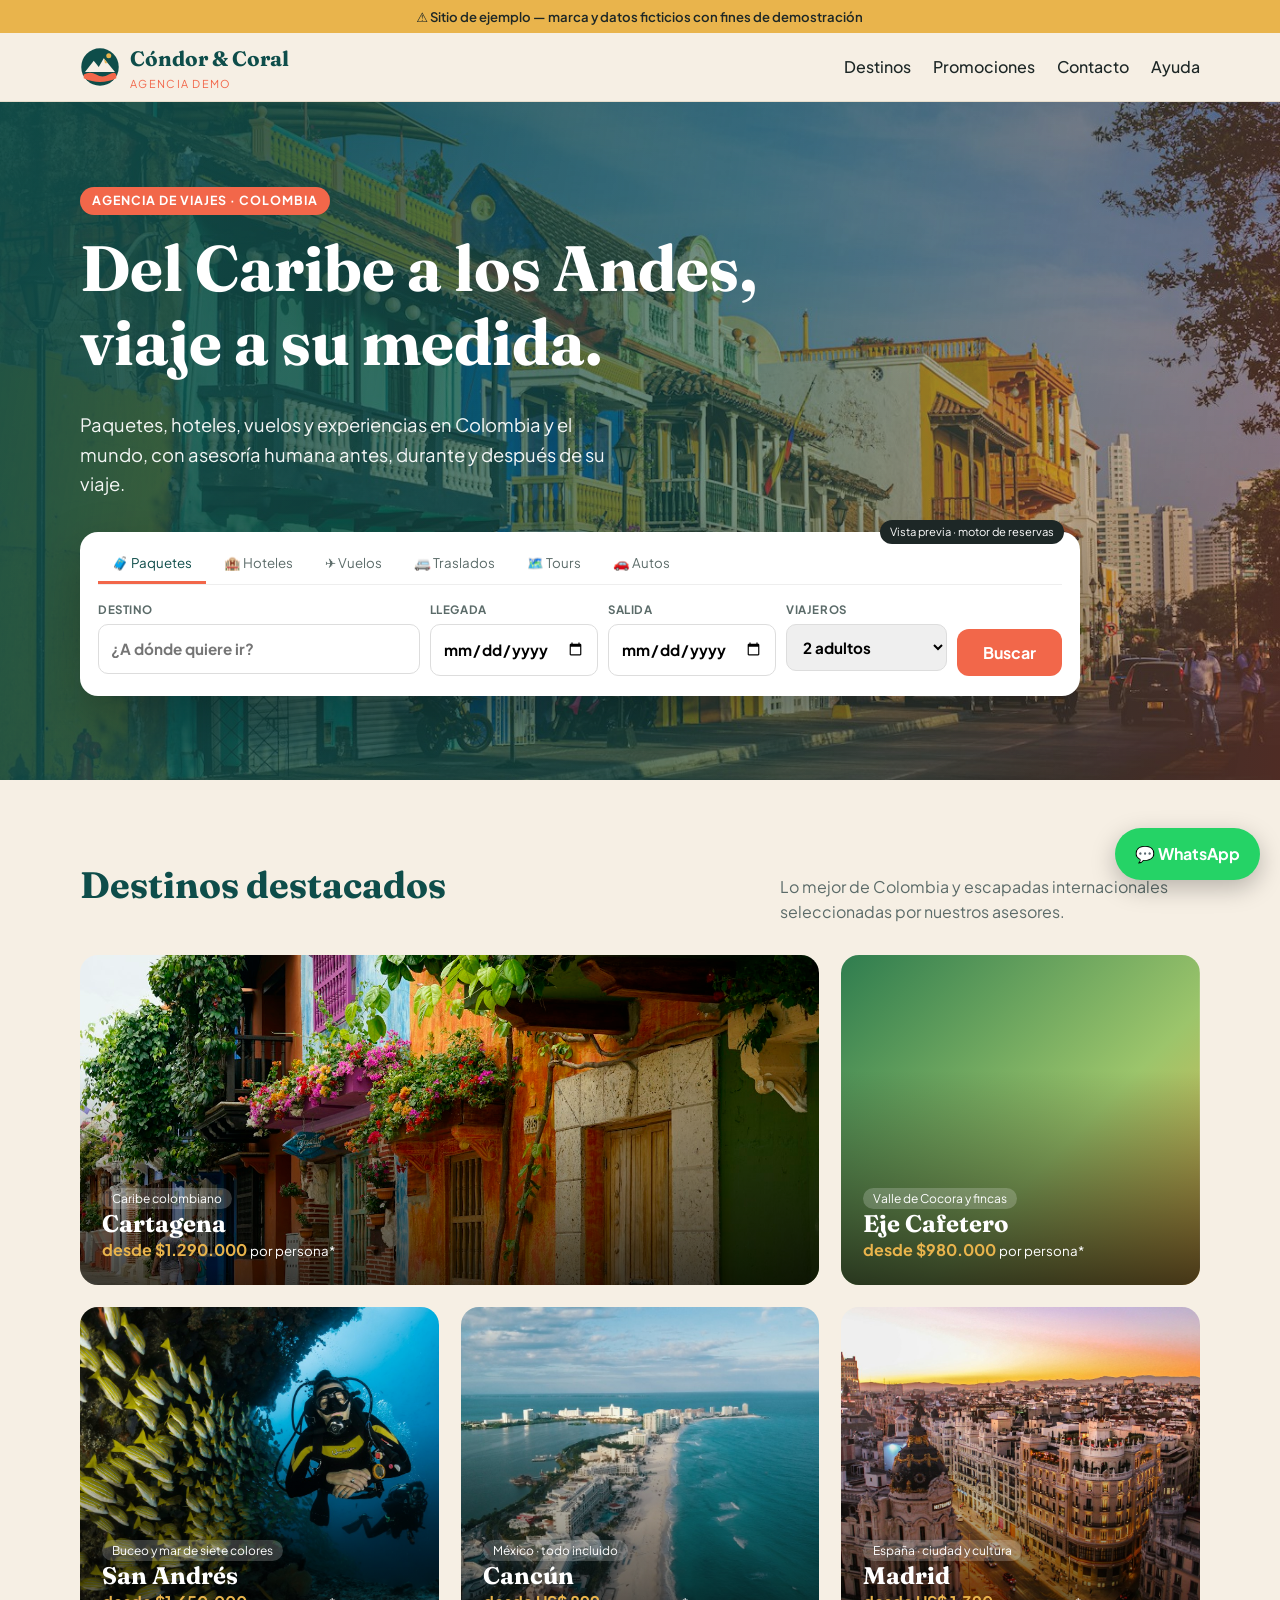
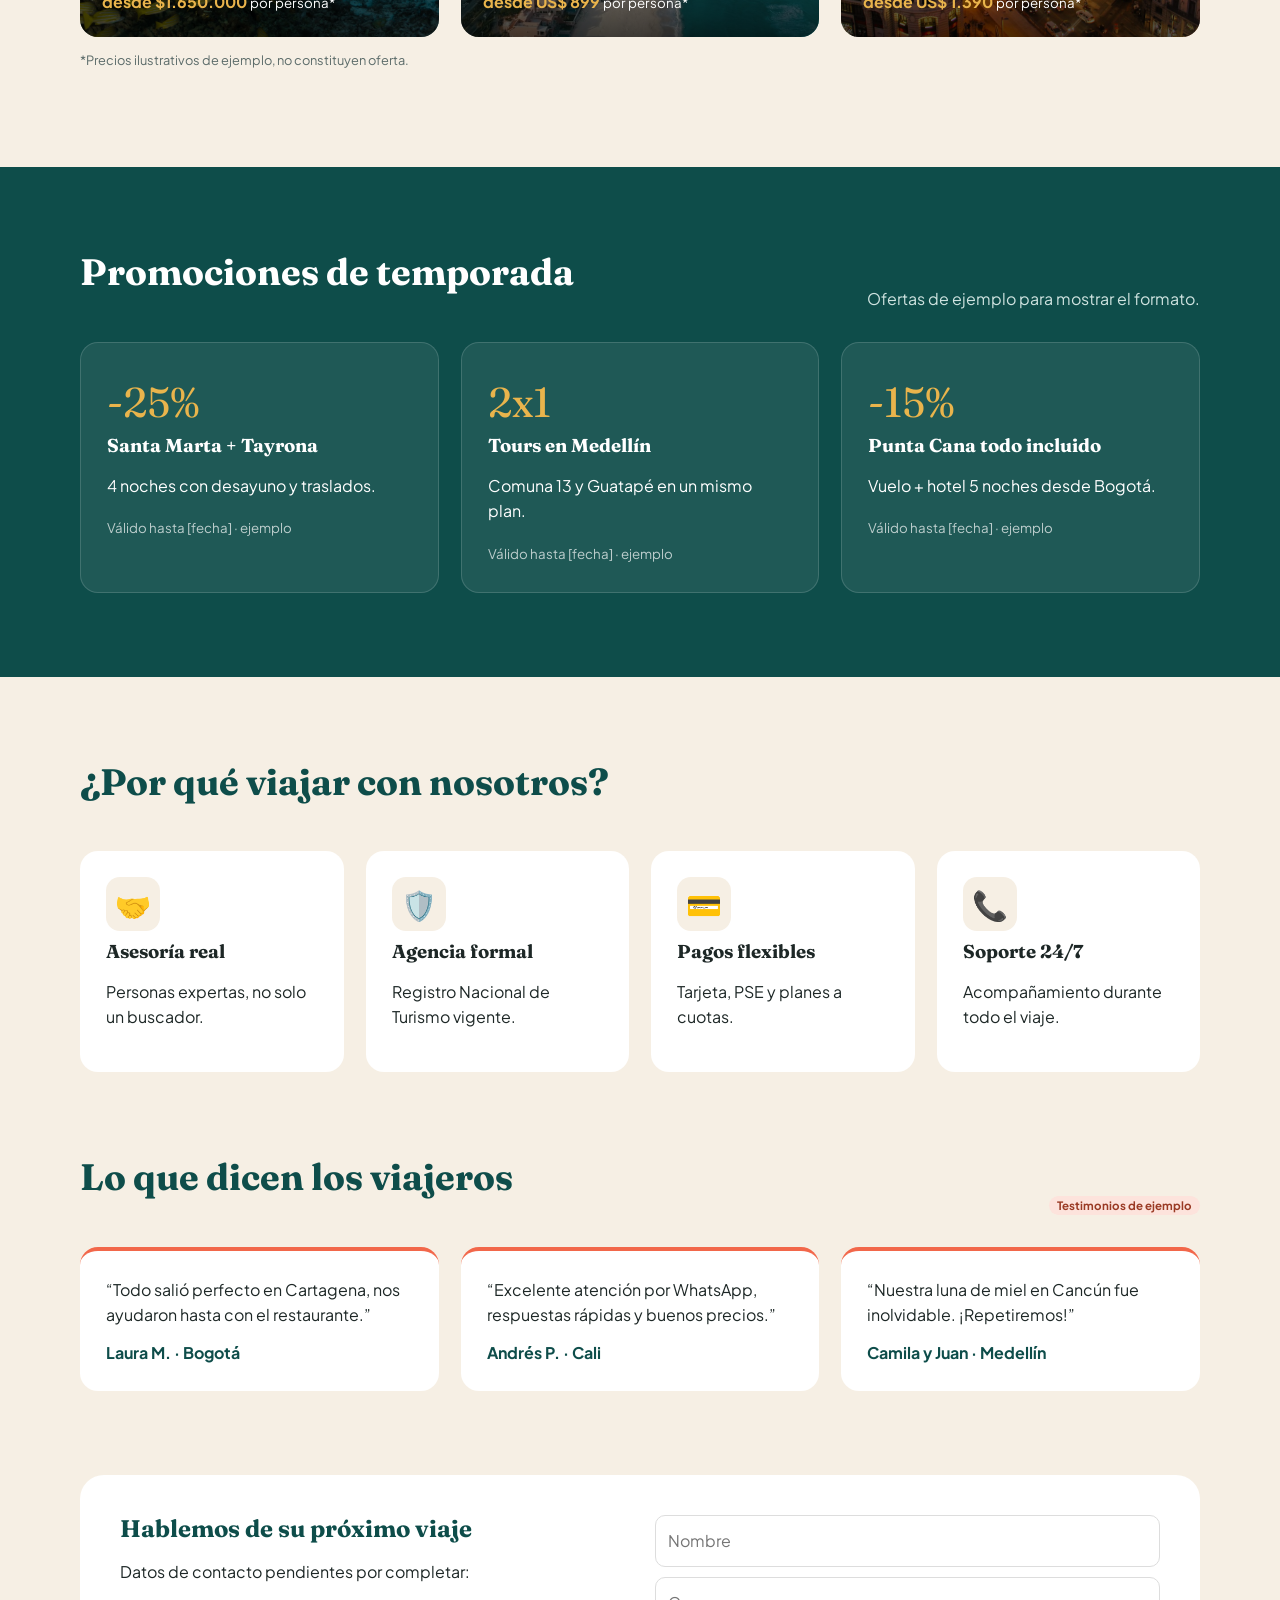
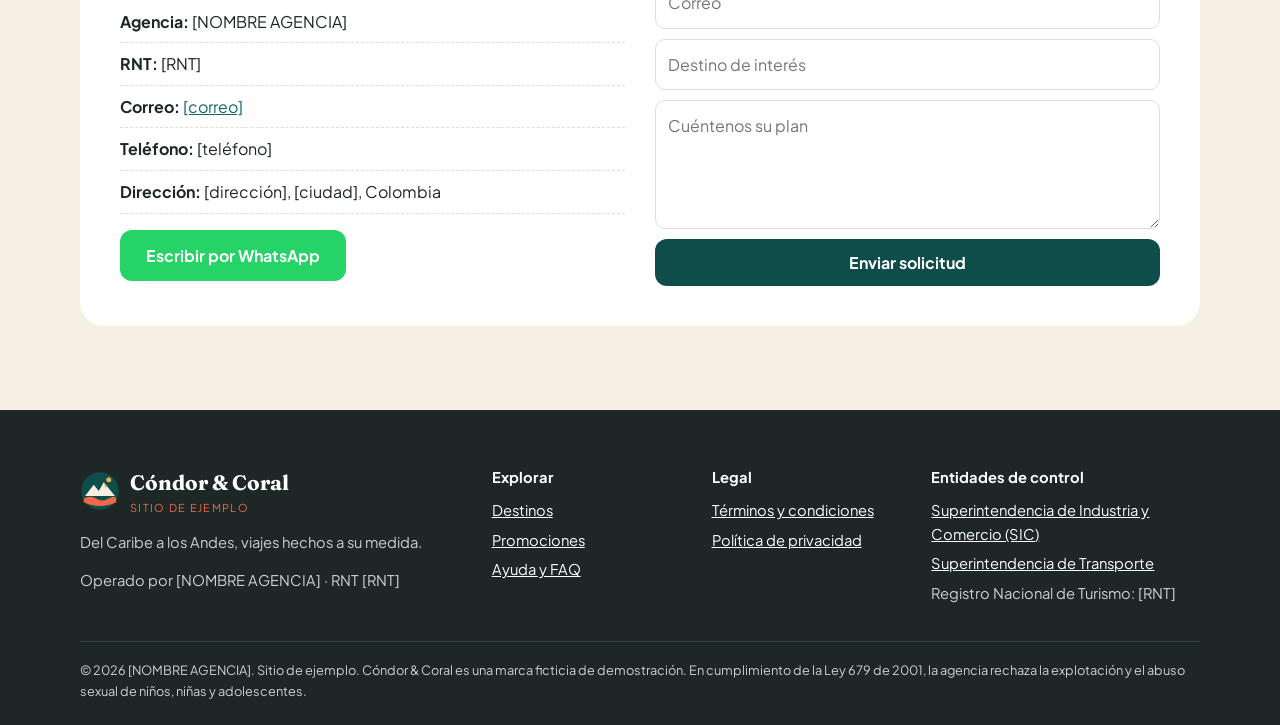
<file: index.html>
<!doctype html><html lang="es-CO"><head><meta charset="utf-8"><meta name="viewport" content="width=device-width,initial-scale=1">
<title>Inicio · Cóndor &amp; Coral Viajes (demo)</title><meta name="robots" content="noindex">
<link rel="icon" href="logo.svg"><link rel="preconnect" href="https://fonts.googleapis.com"><link rel="preconnect" href="https://fonts.gstatic.com" crossorigin>
<link href="https://fonts.googleapis.com/css2?family=Fraunces:opsz,wght@9..144,600;9..144,700&family=Plus+Jakarta+Sans:wght@400;500;600;700&display=swap" rel="stylesheet">
<link rel="stylesheet" href="styles.css"><script src="config.js"></script></head><body>
<div class="demo-bar">⚠ Sitio de ejemplo — marca y datos ficticios con fines de demostración</div>
<header class="nav"><div class="wrap"><a class="brand" href="index.html"><img src="logo.svg" alt=""><span><b>Cóndor &amp; Coral</b><small>Agencia demo</small></span></a>
<button class="menu-btn" aria-label="Menú">☰</button><nav><a href="index.html#destinos">Destinos</a><a href="index.html#promos">Promociones</a><a href="index.html#contacto">Contacto</a><a href="ayuda.html">Ayuda</a></nav></div></header>
<section class="hero"><div class="wrap"><span class="eyebrow">Agencia de viajes · Colombia</span>
<h1>Del Caribe a los Andes, viaje a su medida.</h1><p class="lead">Paquetes, hoteles, vuelos y experiencias en Colombia y el mundo, con asesoría humana antes, durante y después de su viaje.</p>
<!--
  CONTENEDOR DEL MOTOR DE RESERVAS (PriceAgencies / PriceTravel)
  Más adelante, el contenido de ejemplo de este div se reemplaza por el widget real, cargando:
    <script src="//widgets.priceres.co/<agencia>/jsonpBooker/startWidget?container=ptw-container&IsHorizontal=true"
            data-url-afiliado="WHITELABELID"></script>
  (usar AGENCIA.agenciaWidget y AGENCIA.whitelabelid de config.js). En esta demo NO se carga el widget real.
-->
<div id="ptw-container"><span class="ph-tag">Vista previa · motor de reservas</span>
<div class="tabs" role="tablist"><button class="on" data-ph="¿A dónde quiere ir?">🧳 Paquetes</button><button data-ph="Ciudad u hotel">🏨 Hoteles</button><button data-ph="Origen → destino">✈️ Vuelos</button><button data-ph="Aeropuerto u hotel">🚐 Traslados</button><button data-ph="Destino o actividad">🗺️ Tours</button><button data-ph="Ciudad de recogida">🚗 Autos</button></div>
<form class="fields" data-demo><label>Destino<input id="mock-dest" placeholder="¿A dónde quiere ir?"></label><label>Llegada<input type="date"></label><label>Salida<input type="date"></label><label>Viajeros<select><option>2 adultos</option><option>1 adulto</option><option>2 adultos, 1 niño</option></select></label><button class="btn">Buscar</button></form></div></div></section>
<section id="destinos"><div class="wrap"><div class="sec-h"><h2>Destinos destacados</h2><p>Lo mejor de Colombia y escapadas internacionales seleccionadas por nuestros asesores.</p></div><div class="grid"><a class="card big" href="#ptw-container" style="background-image:url(img/cartagena.jpg)"><div class="in"><span class="tag">Caribe colombiano</span><h3>Cartagena</h3><span class="price">desde $1.290.000</span> <small>por persona*</small></div></a><a class="card " href="#ptw-container" style="background-image:linear-gradient(135deg,#2f7d4f,#9cc56b 60%,#E9B44C)"><div class="in"><span class="tag">Valle de Cocora y fincas</span><h3>Eje Cafetero</h3><span class="price">desde $980.000</span> <small>por persona*</small></div></a><a class="card " href="#ptw-container" style="background-image:url(img/sanandres.jpg)"><div class="in"><span class="tag">Buceo y mar de siete colores</span><h3>San Andrés</h3><span class="price">desde $1.650.000</span> <small>por persona*</small></div></a><a class="card " href="#ptw-container" style="background-image:url(img/cancun.jpg)"><div class="in"><span class="tag">México · todo incluido</span><h3>Cancún</h3><span class="price">desde US$ 899</span> <small>por persona*</small></div></a><a class="card " href="#ptw-container" style="background-image:url(img/madrid.jpg)"><div class="in"><span class="tag">España · ciudad y cultura</span><h3>Madrid</h3><span class="price">desde US$ 1.390</span> <small>por persona*</small></div></a></div><p style="font-size:.8rem;color:var(--mut)">*Precios ilustrativos de ejemplo, no constituyen oferta.</p></div></section>
<section id="promos" class="promos"><div class="wrap"><div class="sec-h"><h2>Promociones de temporada</h2><p>Ofertas de ejemplo para mostrar el formato.</p></div><div class="grid">
<div class="promo"><div class="off">-25%</div><h3>Santa Marta + Tayrona</h3><p>4 noches con desayuno y traslados.</p><small>Válido hasta [fecha] · ejemplo</small></div>
<div class="promo"><div class="off">2x1</div><h3>Tours en Medellín</h3><p>Comuna 13 y Guatapé en un mismo plan.</p><small>Válido hasta [fecha] · ejemplo</small></div>
<div class="promo"><div class="off">-15%</div><h3>Punta Cana todo incluido</h3><p>Vuelo + hotel 5 noches desde Bogotá.</p><small>Válido hasta [fecha] · ejemplo</small></div></div></div></section>
<section><div class="wrap"><div class="sec-h"><h2>¿Por qué viajar con nosotros?</h2></div><div class="why">
<div><i>🤝</i><h3>Asesoría real</h3><p>Personas expertas, no solo un buscador.</p></div><div><i>🛡️</i><h3>Agencia formal</h3><p>Registro Nacional de Turismo vigente.</p></div><div><i>💳</i><h3>Pagos flexibles</h3><p>Tarjeta, PSE y planes a cuotas.</p></div><div><i>📞</i><h3>Soporte 24/7</h3><p>Acompañamiento durante todo el viaje.</p></div></div></div></section>
<section style="padding-top:0"><div class="wrap"><div class="sec-h"><h2>Lo que dicen los viajeros</h2><p><span class="ex">Testimonios de ejemplo</span></p></div><div class="grid testi">
<blockquote>“Todo salió perfecto en Cartagena, nos ayudaron hasta con el restaurante.”<cite>Laura M. · Bogotá</cite></blockquote>
<blockquote>“Excelente atención por WhatsApp, respuestas rápidas y buenos precios.”<cite>Andrés P. · Cali</cite></blockquote>
<blockquote>“Nuestra luna de miel en Cancún fue inolvidable. ¡Repetiremos!”<cite>Camila y Juan · Medellín</cite></blockquote></div></div></section>
<section id="contacto" style="padding-top:0"><div class="wrap"><div class="contact"><div><h2 style="color:var(--teal)">Hablemos de su próximo viaje</h2><p>Datos de contacto pendientes por completar:</p><ul>
<li><b>Agencia:</b> <span data-cfg="nombre"></span></li><li><b>RNT:</b> <span data-cfg="rnt"></span></li><li><b>Correo:</b> <a data-mail data-cfg="correo"></a></li><li><b>Teléfono:</b> <span data-cfg="telefono"></span></li><li><b>Dirección:</b> <span data-cfg="direccion"></span></li></ul>
<a class="btn" style="background:#25D366" data-wa href="#" target="_blank" rel="noopener">Escribir por WhatsApp</a></div>
<form data-demo><input placeholder="Nombre" required><input type="email" placeholder="Correo" required><input placeholder="Destino de interés"><textarea rows="4" placeholder="Cuéntenos su plan"></textarea><button class="btn alt">Enviar solicitud</button></form></div></div></section><a class="wa" data-wa href="#" target="_blank" rel="noopener">💬 WhatsApp</a>
<footer><div class="wrap"><div class="fgrid">
<div><a class="brand" href="index.html" style="color:#fff"><img src="logo.svg" alt=""><span><b>Cóndor &amp; Coral</b><small>Sitio de ejemplo</small></span></a><p>Del Caribe a los Andes, viajes hechos a su medida.</p><p>Operado por <span data-cfg="nombre"></span> · RNT <span data-cfg="rnt"></span></p></div>
<div><h4>Explorar</h4><ul><li><a href="index.html#destinos">Destinos</a></li><li><a href="index.html#promos">Promociones</a></li><li><a href="ayuda.html">Ayuda y FAQ</a></li></ul></div>
<div><h4>Legal</h4><ul><li><a href="terminos.html">Términos y condiciones</a></li><li><a href="privacidad.html">Política de privacidad</a></li></ul></div>
<div><h4>Entidades de control</h4><ul><li><a href="https://www.sic.gov.co" target="_blank" rel="noopener">Superintendencia de Industria y Comercio (SIC)</a></li><li><a href="https://www.supertransporte.gov.co" target="_blank" rel="noopener">Superintendencia de Transporte</a></li><li>Registro Nacional de Turismo: <span data-cfg="rnt"></span></li></ul></div></div>
<div class="legal">© <span id="y"></span> <span data-cfg="nombre"></span>. Sitio de ejemplo. Cóndor &amp; Coral es una marca ficticia de demostración. En cumplimiento de la Ley 679 de 2001, la agencia rechaza la explotación y el abuso sexual de niños, niñas y adolescentes.</div></div></footer>
<script src="main.js"></script></body></html>
</file>
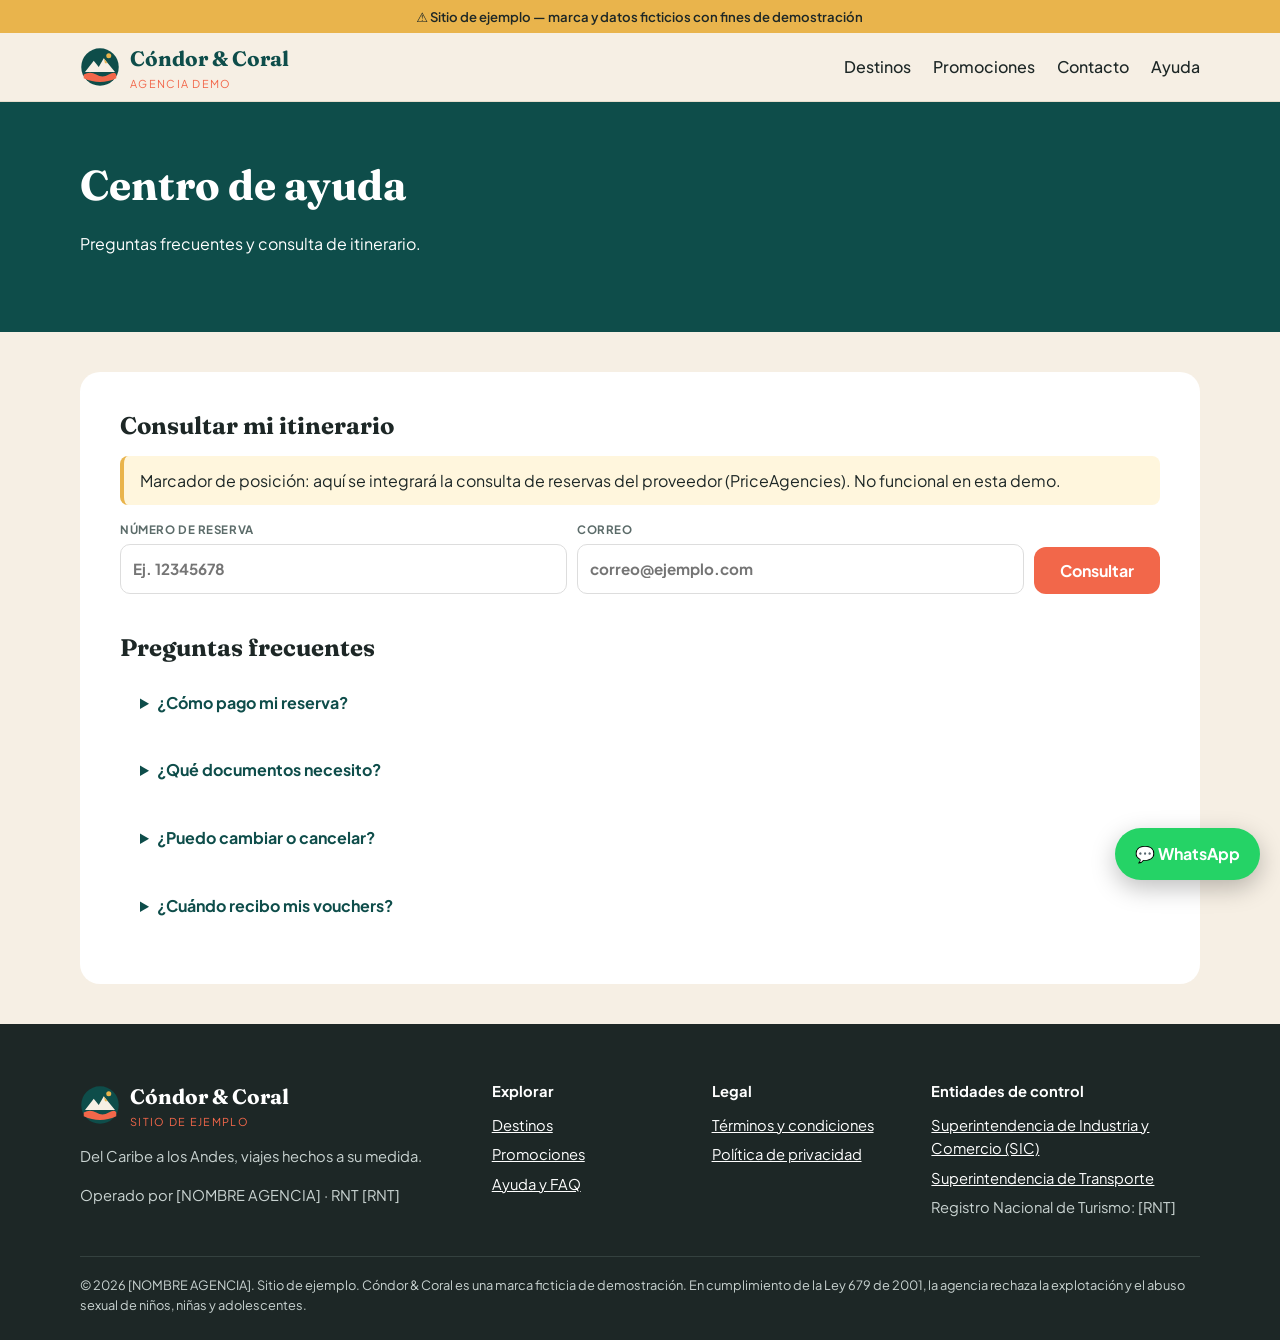
<file: ayuda.html>
<!doctype html><html lang="es-CO"><head><meta charset="utf-8"><meta name="viewport" content="width=device-width,initial-scale=1">
<title>Ayuda · Cóndor &amp; Coral Viajes (demo)</title><meta name="robots" content="noindex">
<link rel="icon" href="logo.svg"><link rel="preconnect" href="https://fonts.googleapis.com"><link rel="preconnect" href="https://fonts.gstatic.com" crossorigin>
<link href="https://fonts.googleapis.com/css2?family=Fraunces:opsz,wght@9..144,600;9..144,700&family=Plus+Jakarta+Sans:wght@400;500;600;700&display=swap" rel="stylesheet">
<link rel="stylesheet" href="styles.css"><script src="config.js"></script></head><body>
<div class="demo-bar">⚠ Sitio de ejemplo — marca y datos ficticios con fines de demostración</div>
<header class="nav"><div class="wrap"><a class="brand" href="index.html"><img src="logo.svg" alt=""><span><b>Cóndor &amp; Coral</b><small>Agencia demo</small></span></a>
<button class="menu-btn" aria-label="Menú">☰</button><nav><a href="index.html#destinos">Destinos</a><a href="index.html#promos">Promociones</a><a href="index.html#contacto">Contacto</a><a href="ayuda.html">Ayuda</a></nav></div></header>
<div class="page-hero"><div class="wrap"><h1>Centro de ayuda</h1><p>Preguntas frecuentes y consulta de itinerario.</p></div></div><div class="wrap"><div class="doc">
<h2>Consultar mi itinerario</h2><p class="note">Marcador de posición: aquí se integrará la consulta de reservas del proveedor (PriceAgencies). No funcional en esta demo.</p>
<form class="fields" data-demo style="grid-template-columns:1fr 1fr auto"><label>Número de reserva<input placeholder="Ej. 12345678"></label><label>Correo<input type="email" placeholder="correo@ejemplo.com"></label><button class="btn">Consultar</button></form>
<h2 style="margin-top:40px">Preguntas frecuentes</h2><details><summary>¿Cómo pago mi reserva?</summary><p>Puede pagar con tarjeta de crédito, débito/PSE o transferencia. [Completar medios de pago reales].</p></details><details><summary>¿Qué documentos necesito?</summary><p>Para viajes nacionales, cédula; para internacionales, pasaporte vigente y visas cuando aplique.</p></details><details><summary>¿Puedo cambiar o cancelar?</summary><p>Depende de las condiciones de cada proveedor. Consulte los términos de su reserva.</p></details><details><summary>¿Cuándo recibo mis vouchers?</summary><p>Por correo una vez confirmado el pago, normalmente en menos de 24 horas.</p></details></div></div><a class="wa" data-wa href="#" target="_blank" rel="noopener">💬 WhatsApp</a>
<footer><div class="wrap"><div class="fgrid">
<div><a class="brand" href="index.html" style="color:#fff"><img src="logo.svg" alt=""><span><b>Cóndor &amp; Coral</b><small>Sitio de ejemplo</small></span></a><p>Del Caribe a los Andes, viajes hechos a su medida.</p><p>Operado por <span data-cfg="nombre"></span> · RNT <span data-cfg="rnt"></span></p></div>
<div><h4>Explorar</h4><ul><li><a href="index.html#destinos">Destinos</a></li><li><a href="index.html#promos">Promociones</a></li><li><a href="ayuda.html">Ayuda y FAQ</a></li></ul></div>
<div><h4>Legal</h4><ul><li><a href="terminos.html">Términos y condiciones</a></li><li><a href="privacidad.html">Política de privacidad</a></li></ul></div>
<div><h4>Entidades de control</h4><ul><li><a href="https://www.sic.gov.co" target="_blank" rel="noopener">Superintendencia de Industria y Comercio (SIC)</a></li><li><a href="https://www.supertransporte.gov.co" target="_blank" rel="noopener">Superintendencia de Transporte</a></li><li>Registro Nacional de Turismo: <span data-cfg="rnt"></span></li></ul></div></div>
<div class="legal">© <span id="y"></span> <span data-cfg="nombre"></span>. Sitio de ejemplo. Cóndor &amp; Coral es una marca ficticia de demostración. En cumplimiento de la Ley 679 de 2001, la agencia rechaza la explotación y el abuso sexual de niños, niñas y adolescentes.</div></div></footer>
<script src="main.js"></script></body></html>
</file>
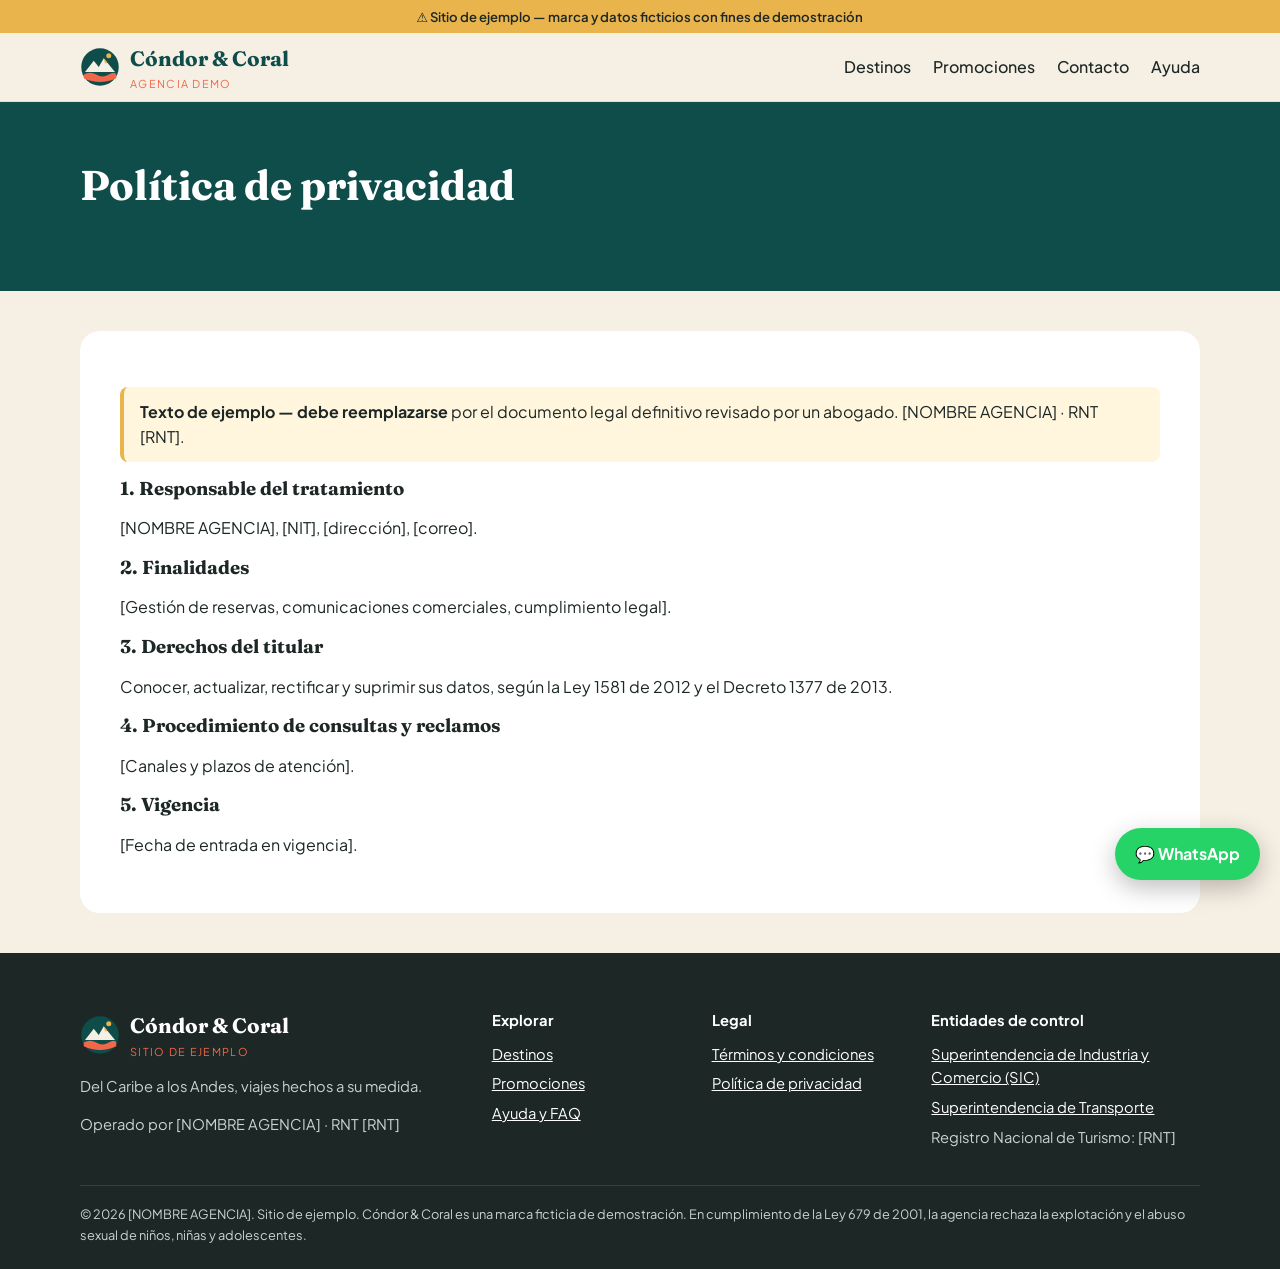
<file: privacidad.html>
<!doctype html><html lang="es-CO"><head><meta charset="utf-8"><meta name="viewport" content="width=device-width,initial-scale=1">
<title>Política de privacidad · Cóndor &amp; Coral Viajes (demo)</title><meta name="robots" content="noindex">
<link rel="icon" href="logo.svg"><link rel="preconnect" href="https://fonts.googleapis.com"><link rel="preconnect" href="https://fonts.gstatic.com" crossorigin>
<link href="https://fonts.googleapis.com/css2?family=Fraunces:opsz,wght@9..144,600;9..144,700&family=Plus+Jakarta+Sans:wght@400;500;600;700&display=swap" rel="stylesheet">
<link rel="stylesheet" href="styles.css"><script src="config.js"></script></head><body>
<div class="demo-bar">⚠ Sitio de ejemplo — marca y datos ficticios con fines de demostración</div>
<header class="nav"><div class="wrap"><a class="brand" href="index.html"><img src="logo.svg" alt=""><span><b>Cóndor &amp; Coral</b><small>Agencia demo</small></span></a>
<button class="menu-btn" aria-label="Menú">☰</button><nav><a href="index.html#destinos">Destinos</a><a href="index.html#promos">Promociones</a><a href="index.html#contacto">Contacto</a><a href="ayuda.html">Ayuda</a></nav></div></header>
<div class="page-hero"><div class="wrap"><h1>Política de privacidad</h1></div></div><div class="wrap"><div class="doc"><p class="note"><b>Texto de ejemplo — debe reemplazarse</b> por el documento legal definitivo revisado por un abogado. [NOMBRE AGENCIA] · RNT [RNT].</p><h3>1. Responsable del tratamiento</h3><p>[NOMBRE AGENCIA], [NIT], [dirección], [correo].</p><h3>2. Finalidades</h3><p>[Gestión de reservas, comunicaciones comerciales, cumplimiento legal].</p><h3>3. Derechos del titular</h3><p>Conocer, actualizar, rectificar y suprimir sus datos, según la Ley 1581 de 2012 y el Decreto 1377 de 2013.</p><h3>4. Procedimiento de consultas y reclamos</h3><p>[Canales y plazos de atención].</p><h3>5. Vigencia</h3><p>[Fecha de entrada en vigencia].</p></div></div><a class="wa" data-wa href="#" target="_blank" rel="noopener">💬 WhatsApp</a>
<footer><div class="wrap"><div class="fgrid">
<div><a class="brand" href="index.html" style="color:#fff"><img src="logo.svg" alt=""><span><b>Cóndor &amp; Coral</b><small>Sitio de ejemplo</small></span></a><p>Del Caribe a los Andes, viajes hechos a su medida.</p><p>Operado por <span data-cfg="nombre"></span> · RNT <span data-cfg="rnt"></span></p></div>
<div><h4>Explorar</h4><ul><li><a href="index.html#destinos">Destinos</a></li><li><a href="index.html#promos">Promociones</a></li><li><a href="ayuda.html">Ayuda y FAQ</a></li></ul></div>
<div><h4>Legal</h4><ul><li><a href="terminos.html">Términos y condiciones</a></li><li><a href="privacidad.html">Política de privacidad</a></li></ul></div>
<div><h4>Entidades de control</h4><ul><li><a href="https://www.sic.gov.co" target="_blank" rel="noopener">Superintendencia de Industria y Comercio (SIC)</a></li><li><a href="https://www.supertransporte.gov.co" target="_blank" rel="noopener">Superintendencia de Transporte</a></li><li>Registro Nacional de Turismo: <span data-cfg="rnt"></span></li></ul></div></div>
<div class="legal">© <span id="y"></span> <span data-cfg="nombre"></span>. Sitio de ejemplo. Cóndor &amp; Coral es una marca ficticia de demostración. En cumplimiento de la Ley 679 de 2001, la agencia rechaza la explotación y el abuso sexual de niños, niñas y adolescentes.</div></div></footer>
<script src="main.js"></script></body></html>
</file>
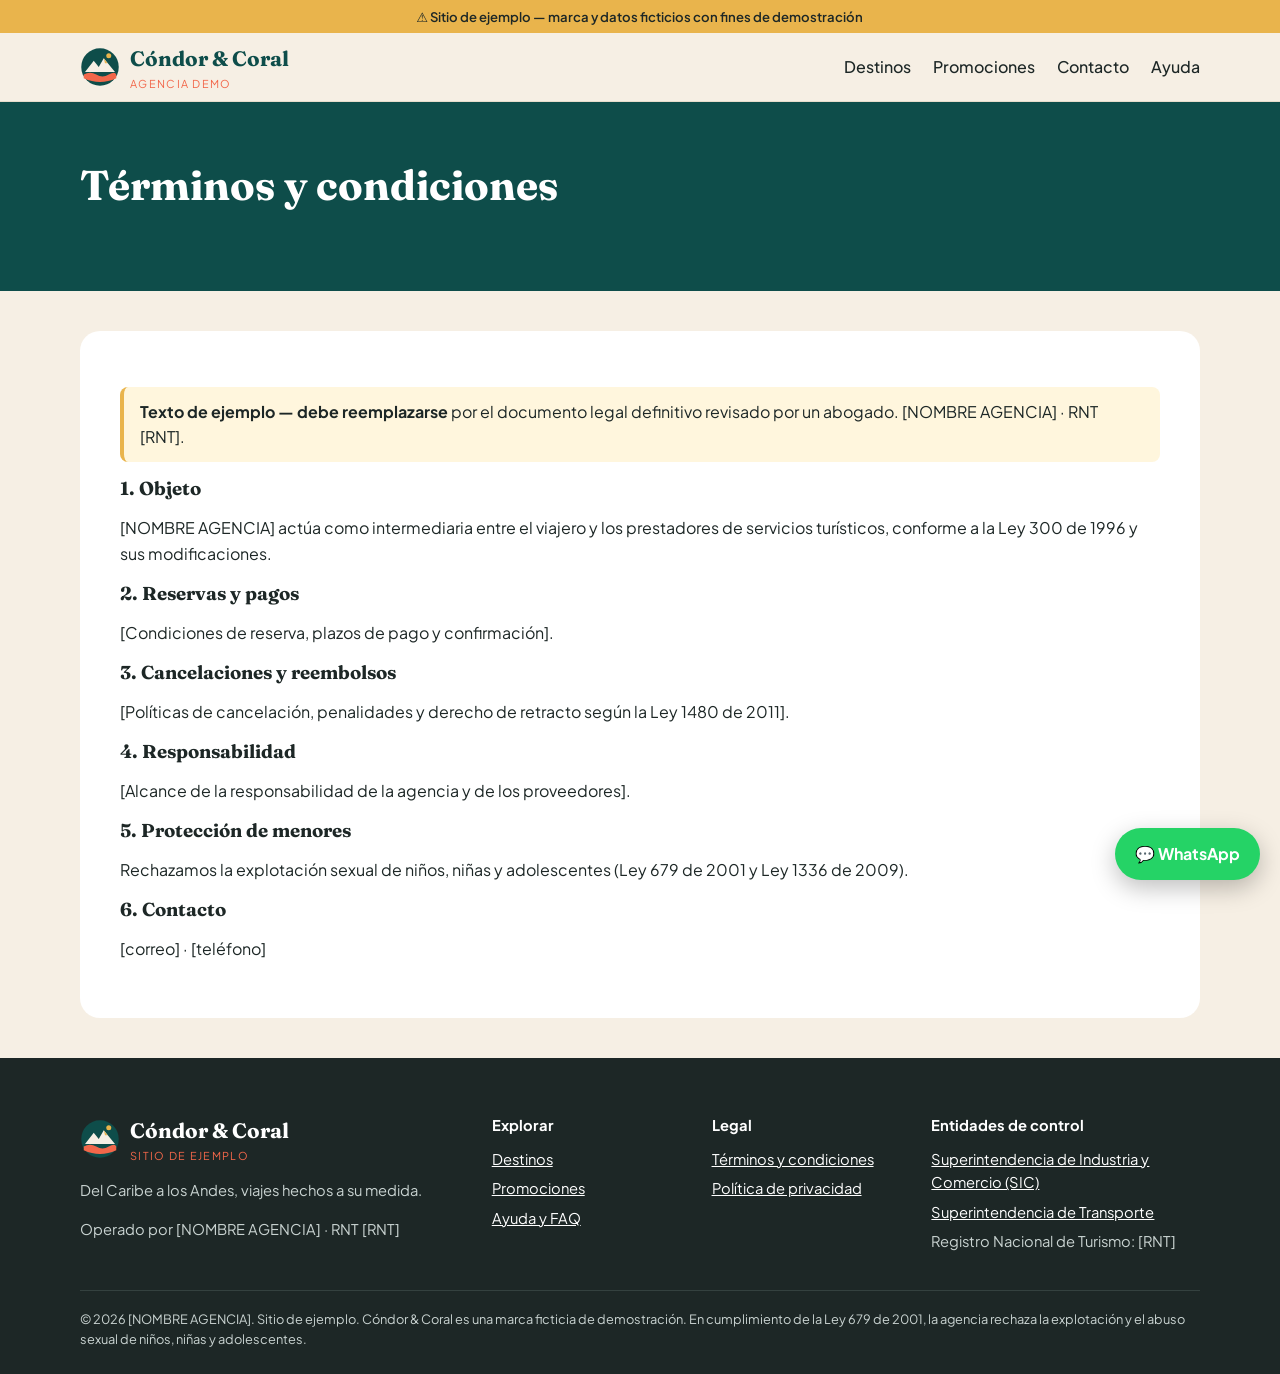
<file: terminos.html>
<!doctype html><html lang="es-CO"><head><meta charset="utf-8"><meta name="viewport" content="width=device-width,initial-scale=1">
<title>Términos y condiciones · Cóndor &amp; Coral Viajes (demo)</title><meta name="robots" content="noindex">
<link rel="icon" href="logo.svg"><link rel="preconnect" href="https://fonts.googleapis.com"><link rel="preconnect" href="https://fonts.gstatic.com" crossorigin>
<link href="https://fonts.googleapis.com/css2?family=Fraunces:opsz,wght@9..144,600;9..144,700&family=Plus+Jakarta+Sans:wght@400;500;600;700&display=swap" rel="stylesheet">
<link rel="stylesheet" href="styles.css"><script src="config.js"></script></head><body>
<div class="demo-bar">⚠ Sitio de ejemplo — marca y datos ficticios con fines de demostración</div>
<header class="nav"><div class="wrap"><a class="brand" href="index.html"><img src="logo.svg" alt=""><span><b>Cóndor &amp; Coral</b><small>Agencia demo</small></span></a>
<button class="menu-btn" aria-label="Menú">☰</button><nav><a href="index.html#destinos">Destinos</a><a href="index.html#promos">Promociones</a><a href="index.html#contacto">Contacto</a><a href="ayuda.html">Ayuda</a></nav></div></header>
<div class="page-hero"><div class="wrap"><h1>Términos y condiciones</h1></div></div><div class="wrap"><div class="doc"><p class="note"><b>Texto de ejemplo — debe reemplazarse</b> por el documento legal definitivo revisado por un abogado. [NOMBRE AGENCIA] · RNT [RNT].</p><h3>1. Objeto</h3><p>[NOMBRE AGENCIA] actúa como intermediaria entre el viajero y los prestadores de servicios turísticos, conforme a la Ley 300 de 1996 y sus modificaciones.</p><h3>2. Reservas y pagos</h3><p>[Condiciones de reserva, plazos de pago y confirmación].</p><h3>3. Cancelaciones y reembolsos</h3><p>[Políticas de cancelación, penalidades y derecho de retracto según la Ley 1480 de 2011].</p><h3>4. Responsabilidad</h3><p>[Alcance de la responsabilidad de la agencia y de los proveedores].</p><h3>5. Protección de menores</h3><p>Rechazamos la explotación sexual de niños, niñas y adolescentes (Ley 679 de 2001 y Ley 1336 de 2009).</p><h3>6. Contacto</h3><p>[correo] · [teléfono]</p></div></div><a class="wa" data-wa href="#" target="_blank" rel="noopener">💬 WhatsApp</a>
<footer><div class="wrap"><div class="fgrid">
<div><a class="brand" href="index.html" style="color:#fff"><img src="logo.svg" alt=""><span><b>Cóndor &amp; Coral</b><small>Sitio de ejemplo</small></span></a><p>Del Caribe a los Andes, viajes hechos a su medida.</p><p>Operado por <span data-cfg="nombre"></span> · RNT <span data-cfg="rnt"></span></p></div>
<div><h4>Explorar</h4><ul><li><a href="index.html#destinos">Destinos</a></li><li><a href="index.html#promos">Promociones</a></li><li><a href="ayuda.html">Ayuda y FAQ</a></li></ul></div>
<div><h4>Legal</h4><ul><li><a href="terminos.html">Términos y condiciones</a></li><li><a href="privacidad.html">Política de privacidad</a></li></ul></div>
<div><h4>Entidades de control</h4><ul><li><a href="https://www.sic.gov.co" target="_blank" rel="noopener">Superintendencia de Industria y Comercio (SIC)</a></li><li><a href="https://www.supertransporte.gov.co" target="_blank" rel="noopener">Superintendencia de Transporte</a></li><li>Registro Nacional de Turismo: <span data-cfg="rnt"></span></li></ul></div></div>
<div class="legal">© <span id="y"></span> <span data-cfg="nombre"></span>. Sitio de ejemplo. Cóndor &amp; Coral es una marca ficticia de demostración. En cumplimiento de la Ley 679 de 2001, la agencia rechaza la explotación y el abuso sexual de niños, niñas y adolescentes.</div></div></footer>
<script src="main.js"></script></body></html>
</file>
<file: styles.css>
:root{--teal:#0E4D4A;--teal2:#156B66;--coral:#F2674A;--sand:#F6EFE4;--gold:#E9B44C;--ink:#1d2726;--mut:#5b6b69;--r:18px}
*{box-sizing:border-box}body{margin:0;font-family:"Plus Jakarta Sans",system-ui,sans-serif;color:var(--ink);background:var(--sand);line-height:1.6}
h1,h2,h3{font-family:Fraunces,Georgia,serif;line-height:1.15;margin:0 0 .5em}a{color:var(--teal2)}img{max-width:100%;display:block}
.wrap{max-width:1160px;margin:auto;padding:0 20px}
.demo-bar{background:var(--gold);color:var(--ink);text-align:center;font-size:.82rem;padding:6px 12px;font-weight:600}
header.nav{position:sticky;top:0;z-index:20;background:rgba(246,239,228,.92);backdrop-filter:blur(8px);border-bottom:1px solid #e6dccb}
.nav .wrap{display:flex;align-items:center;justify-content:space-between;height:68px}
.brand{display:flex;gap:10px;align-items:center;text-decoration:none;color:var(--teal)}.brand img{width:40px}
.brand b{font-family:Fraunces,serif;font-size:1.3rem}.brand small{display:block;font-size:.68rem;color:var(--coral);letter-spacing:.12em;text-transform:uppercase}
.nav nav a{margin-left:22px;text-decoration:none;color:var(--ink);font-weight:500}.menu-btn{display:none;background:none;border:0;font-size:1.6rem}
.hero{position:relative;min-height:640px;display:flex;align-items:center;color:#fff;background:linear-gradient(100deg,rgba(14,77,74,.92) 0%,rgba(14,77,74,.55) 55%,rgba(242,103,74,.25)),url(img/hero.jpg) center/cover}
.hero h1{font-size:clamp(2.3rem,5vw,4rem);max-width:720px}.hero p.lead{font-size:1.15rem;max-width:560px;opacity:.95}
.eyebrow{display:inline-block;background:var(--coral);padding:4px 12px;border-radius:99px;font-size:.78rem;font-weight:700;letter-spacing:.08em;text-transform:uppercase;margin-bottom:16px}
#ptw-container{margin-top:34px;background:#fff;color:var(--ink);border-radius:var(--r);box-shadow:0 20px 50px rgba(0,0,0,.25);padding:8px 18px 20px;max-width:1000px;position:relative}
.ph-tag{position:absolute;top:-12px;right:16px;background:var(--ink);color:#fff;font-size:.7rem;padding:3px 10px;border-radius:99px}
.tabs{display:flex;gap:4px;overflow-x:auto;border-bottom:1px solid #eee;margin-bottom:16px}
.tabs button{border:0;background:none;padding:14px 14px 10px;font:600 .95rem inherit;font-family:inherit;color:var(--mut);cursor:pointer;border-bottom:3px solid transparent;white-space:nowrap}
.tabs button.on{color:var(--teal);border-color:var(--coral)}
.fields{display:grid;grid-template-columns:2fr 1fr 1fr 1fr auto;gap:10px}
.fields label{display:flex;flex-direction:column;font-size:.72rem;font-weight:700;color:var(--mut);text-transform:uppercase;letter-spacing:.05em}
.fields input,.fields select{margin-top:4px;padding:12px;border:1px solid #ddd;border-radius:10px;font:inherit;font-size:.95rem}
.btn{display:inline-block;background:var(--coral);color:#fff;border:0;border-radius:12px;padding:13px 26px;font-weight:700;text-decoration:none;cursor:pointer;font-family:inherit;font-size:1rem}
.btn:hover{filter:brightness(1.07)}.btn.alt{background:var(--teal)}
.fields .btn{align-self:end}
section{padding:84px 0}.sec-h{display:flex;justify-content:space-between;align-items:end;gap:20px;margin-bottom:30px}.sec-h h2{font-size:2.3rem;color:var(--teal)}.sec-h p{color:var(--mut);max-width:420px;margin:0}
.grid{display:grid;grid-template-columns:repeat(3,1fr);gap:22px}
.card{position:relative;border-radius:var(--r);overflow:hidden;min-height:330px;color:#fff;display:flex;align-items:end;background-size:cover;background-position:center;transition:transform .3s}
.card:hover{transform:translateY(-6px)}.card::after{content:"";position:absolute;inset:0;background:linear-gradient(transparent 35%,rgba(0,0,0,.7))}
.card .in{position:relative;z-index:1;padding:22px}.card h3{font-size:1.5rem;margin:0}.card .tag{background:rgba(255,255,255,.2);backdrop-filter:blur(4px);padding:3px 10px;border-radius:99px;font-size:.75rem}
.price{font-weight:700;color:var(--gold)}.card.big{grid-column:span 2}
.promos{background:var(--teal);color:#fff}.promos .sec-h h2{color:#fff}.promos .sec-h p{color:#cfe3e0}
.promo{background:rgba(255,255,255,.07);border:1px solid rgba(255,255,255,.15);border-radius:var(--r);padding:26px}
.promo .off{font-family:Fraunces,serif;font-size:2.6rem;color:var(--gold)}.promo small{opacity:.7}
.why{display:grid;grid-template-columns:repeat(4,1fr);gap:22px}.why div{background:#fff;border-radius:var(--r);padding:26px}
.why i{font-style:normal;font-size:1.8rem;display:inline-grid;place-items:center;width:54px;height:54px;border-radius:14px;background:var(--sand);margin-bottom:10px}
.testi blockquote{margin:0;background:#fff;border-radius:var(--r);padding:26px;border-top:4px solid var(--coral)}.testi cite{display:block;margin-top:12px;font-style:normal;font-weight:700;color:var(--teal)}
.ex{font-size:.72rem;background:#fde3dc;color:#9a3a24;padding:2px 8px;border-radius:99px;font-weight:700}
.contact{display:grid;grid-template-columns:1fr 1fr;gap:30px;background:#fff;border-radius:24px;padding:40px}
.contact ul{list-style:none;padding:0}.contact li{padding:8px 0;border-bottom:1px dashed #e6dccb}
.contact form{display:grid;gap:10px}.contact input,.contact textarea{padding:12px;border:1px solid #ddd;border-radius:10px;font:inherit}
.wa{position:fixed;right:20px;bottom:20px;z-index:30;background:#25D366;color:#fff;border-radius:99px;padding:13px 20px;font-weight:700;text-decoration:none;box-shadow:0 8px 24px rgba(0,0,0,.25)}
footer{background:var(--ink);color:#c9d3d1;padding:56px 0 24px;font-size:.92rem}footer a{color:#fff}
.fgrid{display:grid;grid-template-columns:2fr 1fr 1fr 1.4fr;gap:28px}footer h4{color:#fff;margin:0 0 10px}footer ul{list-style:none;padding:0;margin:0}footer li{margin:6px 0}
.legal{border-top:1px solid #34413f;margin-top:30px;padding-top:18px;font-size:.8rem}
.page-hero{background:var(--teal);color:#fff;padding:60px 0}.page-hero h1{font-size:2.6rem}
.doc{background:#fff;border-radius:20px;padding:40px;margin:40px auto}.note{background:#fff6dd;border-left:4px solid var(--gold);padding:12px 16px;border-radius:8px}
details{background:#fff;border-radius:14px;padding:16px 20px;margin-bottom:10px}summary{font-weight:700;cursor:pointer;color:var(--teal)}
@media(max-width:900px){.grid,.why{grid-template-columns:1fr 1fr}.card.big{grid-column:span 2}.fields{grid-template-columns:1fr 1fr}.fields label:first-child{grid-column:span 2}.fgrid,.contact{grid-template-columns:1fr 1fr}}
@media(max-width:640px){.nav nav{display:none;position:absolute;top:68px;left:0;right:0;background:var(--sand);padding:10px 20px}.nav nav.open{display:block}.nav nav a{display:block;margin:10px 0}.menu-btn{display:block}
.grid,.why,.fgrid,.contact{grid-template-columns:1fr}.card.big{grid-column:auto}.fields{grid-template-columns:1fr}.fields label:first-child{grid-column:auto}.sec-h{display:block}.hero{min-height:auto;padding:50px 0}section{padding:56px 0}.contact,.doc{padding:24px}}
.hero .wrap{width:100%;min-width:0}.card{text-decoration:none}.fields input,.fields select{min-width:0;width:100%}
</file>
